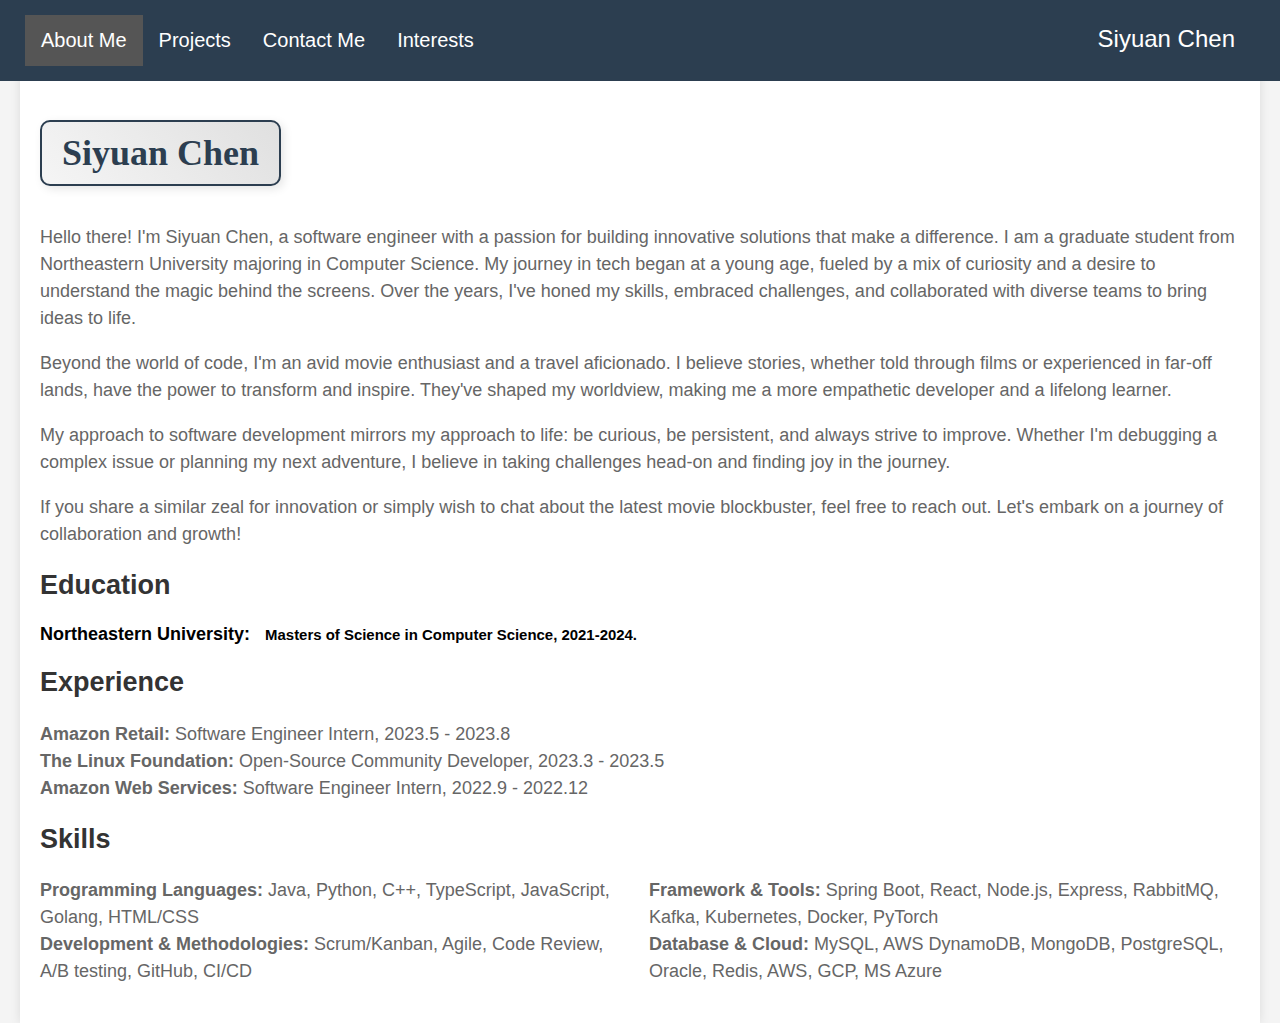
<file: index.html>
<!DOCTYPE html>
<html lang="en">

<head>
    <meta charset="UTF-8">
    <meta name="viewport" content="width=device-width, initial-scale=1.0">
    <title>About Me</title>
    <link rel="stylesheet" href="./common/common.css">
    <link rel="stylesheet" href="./common/about.css">
</head>

<body>
    <div class="navbar">
        <a href="index.html" class="active">About Me</a>
        <a href="./projects/index.html">Projects</a>
        <a href="./contact/index.html">Contact Me</a>
        <a href="./interests/index.html">Interests</a>
        <span class="navbar-title">Siyuan Chen</span>
    </div>
    <div class="content">
        <section class="introduction">
            <h1 class="name">Siyuan Chen</h1>
            <p>
                Hello there! I'm Siyuan Chen, a software engineer with a passion for building innovative solutions that make a difference. I am a graduate student from Northeastern University majoring in Computer Science. My journey in tech began at a young age, fueled
                by a mix of curiosity and a desire to understand the magic behind the screens. Over the years, I've honed my skills, embraced challenges, and collaborated with diverse teams to bring ideas to life.
            </p>
            <p>
                Beyond the world of code, I'm an avid movie enthusiast and a travel aficionado. I believe stories, whether told through films or experienced in far-off lands, have the power to transform and inspire. They've shaped my worldview, making me a more empathetic
                developer and a lifelong learner.
            </p>
            <p>
                My approach to software development mirrors my approach to life: be curious, be persistent, and always strive to improve. Whether I'm debugging a complex issue or planning my next adventure, I believe in taking challenges head-on and finding joy in the
                journey.
            </p>
            <p>
                If you share a similar zeal for innovation or simply wish to chat about the latest movie blockbuster, feel free to reach out. Let's embark on a journey of collaboration and growth!
            </p>
        </section>

        <section class="education-experience">
            <h2>Education</h2>
            <p>
                <h4>Northeastern University:</h4>
                <h5>Masters of Science in Computer Science, 2021-2024.</h5>
            </p>
            <h2>Experience</h2>
            <ul>
                <li><strong>Amazon Retail:</strong> Software Engineer Intern, 2023.5 - 2023.8</li>
                <li><strong>The Linux Foundation:</strong> Open-Source Community Developer, 2023.3 - 2023.5</li>
                <li><strong>Amazon Web Services:</strong> Software Engineer Intern, 2022.9 - 2022.12</li>
            </ul>
        </section>

        <section class="skills">
            <h2>Skills</h2>
            <ul>
                <li><strong>Programming Languages:</strong> Java, Python, C++, TypeScript, JavaScript, Golang, HTML/CSS</li>
                <li><strong>Development & Methodologies:</strong> Scrum/Kanban, Agile, Code Review, A/B testing, GitHub, CI/CD</li>
                <li><strong>Framework & Tools:</strong> Spring Boot, React, Node.js, Express, RabbitMQ, Kafka, Kubernetes, Docker, PyTorch</li>
                <li><strong>Database & Cloud:</strong> MySQL, AWS DynamoDB, MongoDB, PostgreSQL, Oracle, Redis, AWS, GCP, MS Azure</li>
            </ul>
        </section>
    </div>

</body>

</html>
</file>
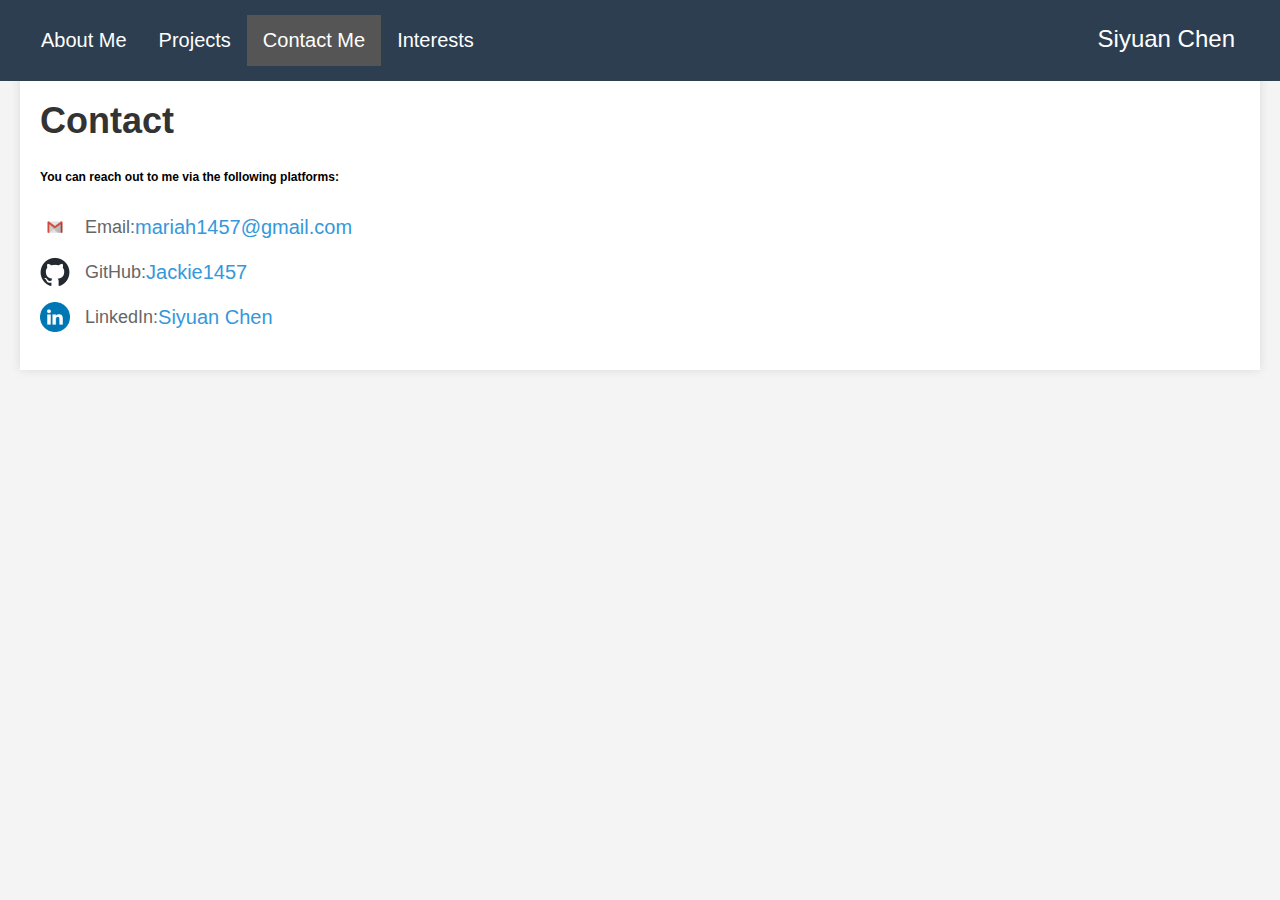
<file: contact/index.html>
<!DOCTYPE html>
<html lang="en">

<head>
    <meta charset="UTF-8">
    <meta name="viewport" content="width=device-width, initial-scale=1.0">
    <title>Contact</title>
    <link rel="stylesheet" href="../common/common.css">
    <link rel="stylesheet" href="../common/about.css">
    <link rel="stylesheet" href="contact.css">

</head>

<body>
    <div class="navbar">
        <a href="../index.html">About Me</a>
        <a href="../projects/index.html">Projects</a>
        <a href="index.html" class="active">Contact Me</a>
        <a href="../interests/index.html">Interests</a>
        <span class="navbar-title">Siyuan Chen</span>
    </div>
    <div class="content">
        <h1>Contact</h1>
        <h6>You can reach out to me via the following platforms:</h6>
        <ul class="contact-list">
            <li>
                <img src="../image/Gmail.png" alt="Email Icon"> Email: <a href="mariah1457@gmail.com">mariah1457@gmail.com</a>
            </li>
            <li>
                <img src="../image/github-mark.png" alt="GitHub Icon"> GitHub: <a href="https://github.com/Jackie1457" target="_blank">Jackie1457</a>
            </li>
            <li>
                <img src="../image/LinkedIN.png" alt="LinkedIn Icon"> LinkedIn: <a href="https://www.linkedin.com/in/csy1457/" target="_blank">Siyuan Chen</a>
            </li>
        </ul>
    </div>
</body>

</html>
</file>
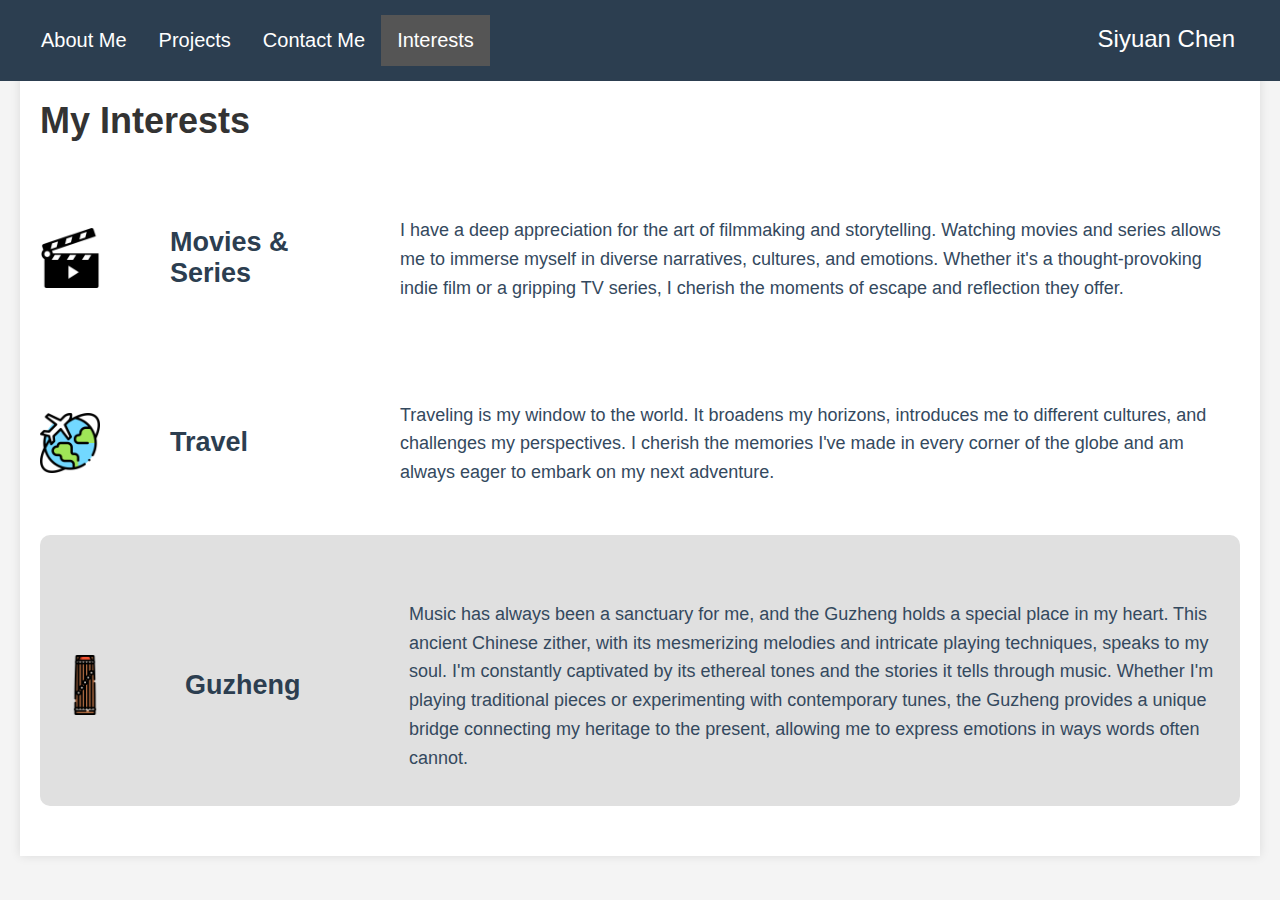
<file: interests/index.html>
<!DOCTYPE html>
<html lang="en">

<head>
    <meta charset="UTF-8">
    <meta name="viewport" content="width=device-width, initial-scale=1.0">
    <title>Interests</title>
    <link rel="stylesheet" href="../common/common.css">
    <link rel="stylesheet" href="../common/about.css">
    <link rel="stylesheet" href="interests.css">
</head>

<body>
    <div class="navbar">
        <a href="../index.html">About Me</a>
        <a href="../projects/index.html">Projects</a>
        <a href="../contact/index.html">Contact Me</a>
        <a href="index.html" class="active">Interests</a>
        <span class="navbar-title">Siyuan Chen</span>
    </div>
    <div class="content">
        <h1>My Interests</h1>
        <div class="interest-section">
            <img src="../image/movie.png" alt="Movies and Series Icon" class="interest-icon">
            <h2>Movies & Series</h2>
            <p>I have a deep appreciation for the art of filmmaking and storytelling. Watching movies and series allows me to immerse myself in diverse narratives, cultures, and emotions. Whether it's a thought-provoking indie film or a gripping TV series,
                I cherish the moments of escape and reflection they offer.</p>
        </div>
        <div class="interest-section">
            <img src="../image/travel.png" alt="Travel Icon" class="interest-icon">
            <h2>Travel</h2>
            <p>Traveling is my window to the world. It broadens my horizons, introduces me to different cultures, and challenges my perspectives. I cherish the memories I've made in every corner of the globe and am always eager to embark on my next adventure.</p>
        </div>
        <div class="interest-section">
            <img src="../image/music.png" alt="Guzheng Icon" class="interest-icon">
            <h2>Guzheng</h2>
            <p>
                Music has always been a sanctuary for me, and the Guzheng holds a special place in my heart. This ancient Chinese zither, with its mesmerizing melodies and intricate playing techniques, speaks to my soul. I'm constantly captivated by its ethereal tones
                and the stories it tells through music. Whether I'm playing traditional pieces or experimenting with contemporary tunes, the Guzheng provides a unique bridge connecting my heritage to the present, allowing me to express emotions in ways
                words often cannot.
            </p>
        </div>

    </div>
</body>

</html>
</file>
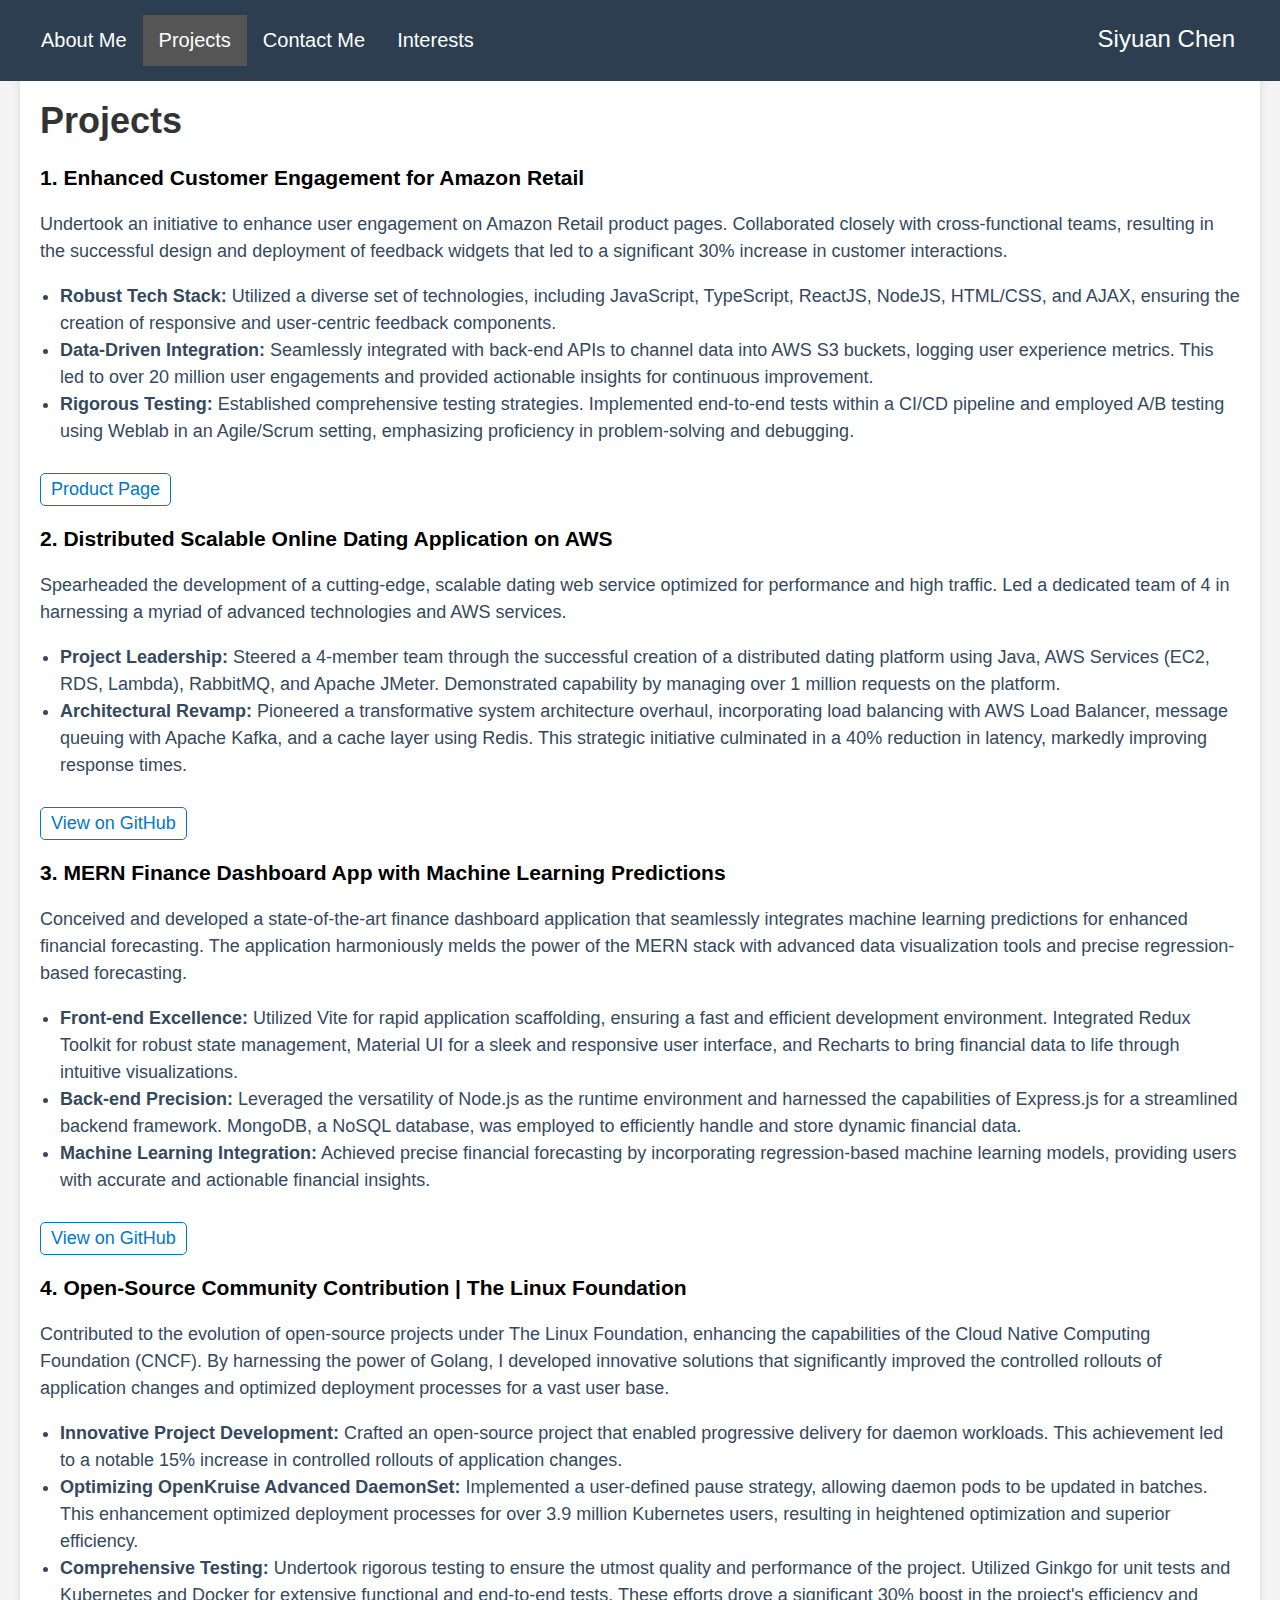
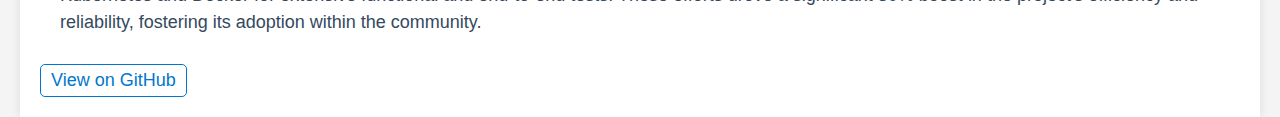
<file: projects/index.html>
<!DOCTYPE html>
<html lang="en">

<head>
    <meta charset="UTF-8">
    <meta name="viewport" content="width=device-width, initial-scale=1.0">
    <title>About</title>
    <link rel="stylesheet" href="../common/common.css">
    <link rel="stylesheet" href="../common/about.css">
    <link rel="stylesheet" href="projects.css">

</head>

<body>
    <div class="navbar">
        <a href="../index.html">About Me</a>
        <a href="index.html" class="active">Projects</a>
        <a href="../contact/index.html">Contact Me</a>
        <a href="../interests/index.html">Interests</a>
        <span class="navbar-title">Siyuan Chen</span>
    </div>
    <div class="content">
        <h1>Projects</h1>
        <section class="project-item">
            <h3>1. Enhanced Customer Engagement for Amazon Retail</h3>
            <p>
                Undertook an initiative to enhance user engagement on Amazon Retail product pages. Collaborated closely with cross-functional teams, resulting in the successful design and deployment of feedback widgets that led to a significant 30% increase in customer
                interactions.
            </p>
            <ul>
                <li><strong>Robust Tech Stack:</strong> Utilized a diverse set of technologies, including JavaScript, TypeScript, ReactJS, NodeJS, HTML/CSS, and AJAX, ensuring the creation of responsive and user-centric feedback components.</li>
                <li><strong>Data-Driven Integration:</strong> Seamlessly integrated with back-end APIs to channel data into AWS S3 buckets, logging user experience metrics. This led to over 20 million user engagements and provided actionable insights for
                    continuous improvement.</li>
                <li><strong>Rigorous Testing:</strong> Established comprehensive testing strategies. Implemented end-to-end tests within a CI/CD pipeline and employed A/B testing using Weblab in an Agile/Scrum setting, emphasizing proficiency in problem-solving
                    and debugging.</li>
            </ul>
            <a href="https://www.amazon.com/Hisencn-Porcelain-Cooking-Replacement-Charbroil/dp/B06XRH94T6/ref=sr_1_1?crid=1URUL5PXW35AW&keywords=B06XRH94T6&qid=1685139464&sprefix=b06xrh94t6%2Caps%2C141&sr=8-1&th=1" target="_blank">Product Page</a>
        </section>

        <section class="project-item">
            <h3>2. Distributed Scalable Online Dating Application on AWS</h3>
            <p>
                Spearheaded the development of a cutting-edge, scalable dating web service optimized for performance and high traffic. Led a dedicated team of 4 in harnessing a myriad of advanced technologies and AWS services.
            </p>
            <ul>
                <li><strong>Project Leadership:</strong> Steered a 4-member team through the successful creation of a distributed dating platform using Java, AWS Services (EC2, RDS, Lambda), RabbitMQ, and Apache JMeter. Demonstrated capability by managing
                    over 1 million requests on the platform.</li>
                <li><strong>Architectural Revamp:</strong> Pioneered a transformative system architecture overhaul, incorporating load balancing with AWS Load Balancer, message queuing with Apache Kafka, and a cache layer using Redis. This strategic initiative
                    culminated in a 40% reduction in latency, markedly improving response times.</li>
            </ul>
            <a href="https://github.com/Jackie1457/Building-Scalable-Distributed-Systems" target="_blank">View on GitHub</a>
        </section>

        <section class="project-item">
            <h3>3. MERN Finance Dashboard App with Machine Learning Predictions</h3>
            <p>
                Conceived and developed a state-of-the-art finance dashboard application that seamlessly integrates machine learning predictions for enhanced financial forecasting. The application harmoniously melds the power of the MERN stack with advanced data visualization
                tools and precise regression-based forecasting.
            </p>
            <ul>
                <li><strong>Front-end Excellence:</strong> Utilized Vite for rapid application scaffolding, ensuring a fast and efficient development environment. Integrated Redux Toolkit for robust state management, Material UI for a sleek and responsive
                    user interface, and Recharts to bring financial data to life through intuitive visualizations.</li>
                <li><strong>Back-end Precision:</strong> Leveraged the versatility of Node.js as the runtime environment and harnessed the capabilities of Express.js for a streamlined backend framework. MongoDB, a NoSQL database, was employed to efficiently
                    handle and store dynamic financial data.</li>
                <li><strong>Machine Learning Integration:</strong> Achieved precise financial forecasting by incorporating regression-based machine learning models, providing users with accurate and actionable financial insights.</li>
            </ul>
            <a href="https://github.com/Jackie1457/MERN_Finance_Dashboard_APP/tree/main" target="_blank">View on GitHub</a>
        </section>
        <section class="project-item">
            <h3>4. Open-Source Community Contribution | The Linux Foundation</h3>
            <p>
                Contributed to the evolution of open-source projects under The Linux Foundation, enhancing the capabilities of the Cloud Native Computing Foundation (CNCF). By harnessing the power of Golang, I developed innovative solutions that significantly improved
                the controlled rollouts of application changes and optimized deployment processes for a vast user base.
            </p>
            <ul>
                <li><strong>Innovative Project Development:</strong> Crafted an open-source project that enabled progressive delivery for daemon workloads. This achievement led to a notable 15% increase in controlled rollouts of application changes.</li>
                <li><strong>Optimizing OpenKruise Advanced DaemonSet:</strong> Implemented a user-defined pause strategy, allowing daemon pods to be updated in batches. This enhancement optimized deployment processes for over 3.9 million Kubernetes users,
                    resulting in heightened optimization and superior efficiency.</li>
                <li><strong>Comprehensive Testing:</strong> Undertook rigorous testing to ensure the utmost quality and performance of the project. Utilized Ginkgo for unit tests and Kubernetes and Docker for extensive functional and end-to-end tests. These
                    efforts drove a significant 30% boost in the project's efficiency and reliability, fostering its adoption within the community.</li>
            </ul>
            <a href="https://github.com/openkruise/rollouts" target="_blank">View on GitHub</a>
        </section>


    </div>

</body>

</html>
</file>
<file: common/common.css>
body {
    font-family: Arial, sans-serif;
    font-size: 18px;
    background-color: #f4f4f4;
    margin: 0;
    padding: 0;
}

.navbar {
    background-color: #2C3E50;
    overflow: hidden;
    padding: 10px 20px;
    position: fixed;
    top: 0;
    width: 100%;
    z-index: 1000;
    transition: all 0.3s;
}

.navbar:hover {
    padding: 15px 25px;
}

.navbar-title {
    float: right;
    color: white;
    font-size: 24px;
    margin-right: 50px;
    padding: 10px 20px;
}

.navbar a {
    float: left;
    display: block;
    color: white;
    text-align: center;
    padding: 14px 16px;
    text-decoration: none;
    font-size: 20px;
    transition: background-color 0.3s;
}

.navbar a:hover {
    background-color: #ddd;
    color: black;
}

.navbar a.active {
    background-color: #555;
    pointer-events: none;
}

.contact-list li {
    margin-bottom: 10px;
    display: flex;
    align-items: center;
}

.contact-list img {
    width: 24px;
    height: 24px;
    margin-right: 10px;
}

@media screen and (max-width: 768px) {
    .content {
        padding: 80px 10px 10px;
    }
    .navbar {
        padding: 5px 10px;
        bottom: 0;
        top: unset;
    }
    .navbar a,
    .navbar-title {
        float: none;
        display: inline-block;
    }
}
</file>
<file: common/about.css>
.content {
    padding: 100px 20px 20px;
    max-width: 1200px;
    margin: 0 auto;
    background-color: #ffffff;
    box-shadow: 0 0 10px rgba(0, 0, 0, 0.1);
}

h1,
h2 {
    color: #333;
}

h1 {
    margin-top: 0;
    font-size: 2em;
}

h4,
h5 {
    display: inline;
    margin-right: 10px;
}

p,
li {
    font-family: 'Arial', sans-serif;
    color: #666;
    line-height: 1.5;
}

ul {
    list-style-type: none;
    padding: 0;
}

.skills ul {
    columns: 2;
    -webkit-columns: 2;
    -moz-columns: 2;
}

.name {
    font-family: 'Georgia', serif;
    font-size: 2em;
    color: #2C3E50;
    border: 2px solid #2C3E50;
    display: inline-block;
    padding: 10px 20px;
    margin: 20px 0;
    border-radius: 10px;
    background: linear-gradient(45deg, #f5f5f5, #e0e0e0);
    box-shadow: 3px 3px 10px rgba(0, 0, 0, 0.1);
    transition: transform 0.3s ease;
}

.name:hover {
    transform: scale(1.05);
    background: #2C3E50;
    color: #f5f5f5;
}
</file>
<file: contact/contact.css>
.contact-list {
    list-style-type: none;
    padding: 0;
}

.contact-list li {
    margin: 15px 0;
    display: flex;
    align-items: center;
}

.contact-list img {
    width: 30px;
    height: 30px;
    margin-right: 15px;
}

.contact-list a {
    color: #3498db;
    font-size: 20px;
    text-decoration: none;
    transition: color 0.3s;
}
</file>
<file: interests/interests.css>
.content {
    padding: 100px 20px 20px;
    max-width: 1200px;
    margin: 0 auto;
    background-color: #ffffff;
    box-shadow: 0 0 10px rgba(0, 0, 0, 0.1);
}

.interest-section {
    margin-bottom: 30px;
    display: grid;
    grid-template-columns: auto 0.5fr 2fr;
    gap: 20px;
    align-items: center;
}

.interest-icon {
    flex-shrink: 0;
    width: 60px;
    height: 60px;
    margin-top: 30px;
    margin-right: 50px;
}

.interest-section h2 {
    color: #2C3E50;
    margin-top: 50px;
    margin-bottom: 20px;
    margin-right: 30px;
    width: 150px;
}

.interest-section p {
    color: #34495E;
    line-height: 1.6;
    margin-top: 50px;
    flex: 2;
}

@media screen and (max-width: 768px) {
    .interest-section {
        grid-template-columns: 1fr;
        align-items: center;
    }
    .interest-icon {
        margin-bottom: 10px;
        margin-right: 0;
        margin-left: auto;
        margin-right: auto;
        display: block;
    }
    .interest-section h2,
    .interest-section p {
        margin-left: 10px;
        margin-right: 10px;
        width: auto;
    }
    .interest-section:last-child {
        padding-left: 10px;
        padding-right: 10px;
    }
}

.interest-section:last-child {
    background-color: #e0e0e0;
    padding: 15px;
    border-radius: 10px;
}
</file>
<file: projects/projects.css>
.project-item h2 {
    color: #2C3E50;
    margin-top: 0;
}

.project-item p,
.project-item li {
    color: #34495E;
    line-height: 1.5;
}

.project-item ul {
    list-style-type: disc;
    margin-left: 20px;
}

.project-item a {
    display: inline-block;
    margin-top: 10px;
    color: #0077cc;
    text-decoration: none;
    border: 1px solid #0077cc;
    padding: 5px 10px;
    border-radius: 5px;
    transition: background-color 0.3s, color 0.3s;
}

.project-item a:hover {
    background-color: #0077cc;
    color: white;
}
</file>
